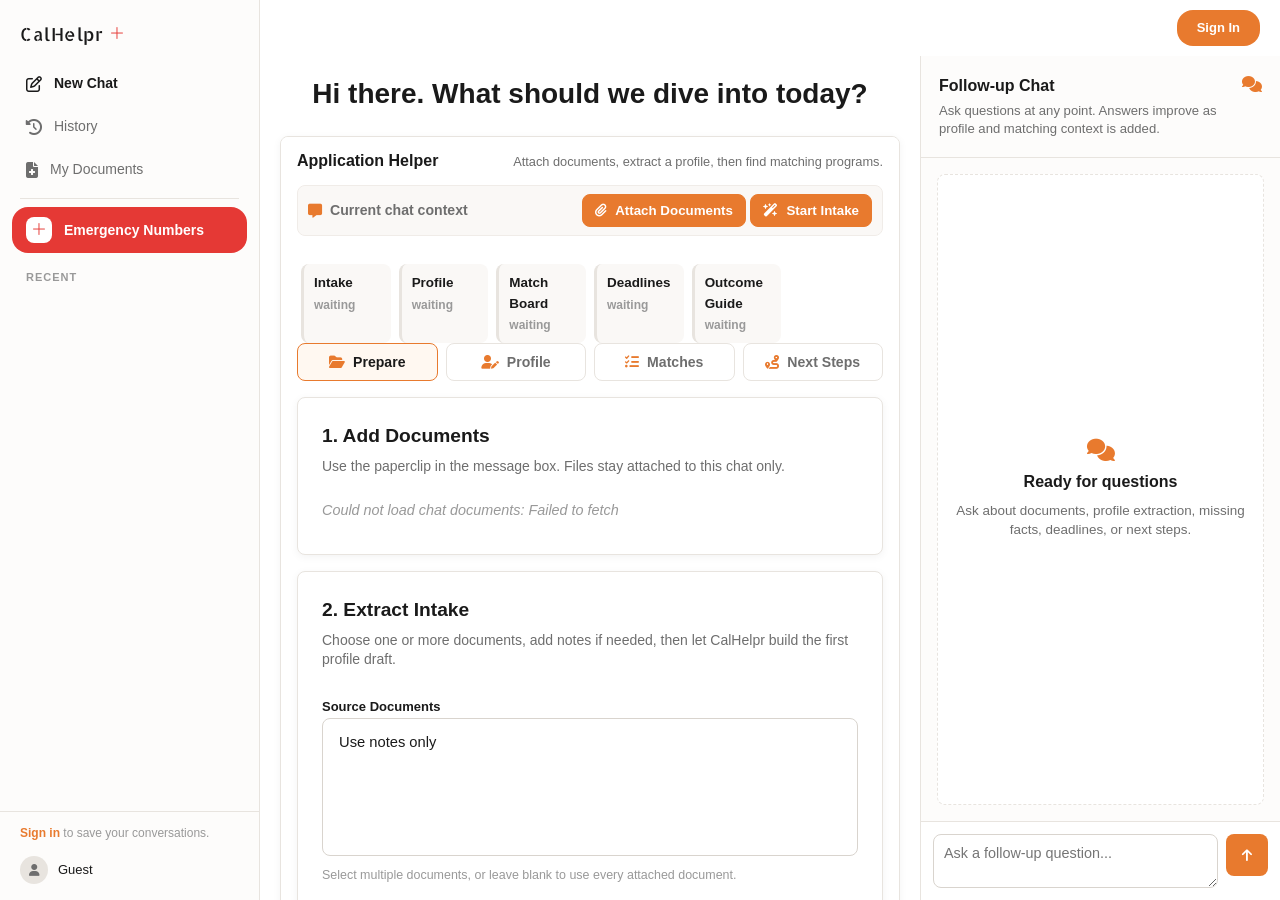
<file: frontnd/index.html>
<!DOCTYPE html>
<html lang="en-US">

<head>
    <meta charset="UTF-8">
    <meta name="viewport" content="width=device-width, initial-scale=1.0">
    <meta name="description" content="CalHelpr — AI-powered emergency guidance and first-aid assistance.">
    <title>CalHelpr — AI Assistant</title>
    <link rel="icon" type="image/png" href="favicon.png">
    <link rel="preconnect" href="https://fonts.googleapis.com">
    <link rel="preconnect" href="https://fonts.gstatic.com" crossorigin>
    <link href="https://fonts.googleapis.com/css2?family=Allerta+Stencil&display=swap" rel="stylesheet">
    <link rel="stylesheet" href="style.css">
    <link rel="stylesheet" href="https://cdnjs.cloudflare.com/ajax/libs/font-awesome/6.4.0/css/all.min.css">
    <link rel="stylesheet" href="https://cdn.jsdelivr.net/npm/bootstrap-icons/font/bootstrap-icons.css">
</head>

<body>
    <div class="app-container">
        <!-- Sidebar (Desktop) -->
        <aside class="sidebar">
            <!-- Brand -->
            <a href="index.html" class="sidebar-brand">
                <span class="brand-text">CalHelpr</span>
                <i class="bi bi-plus-lg brand-cross"></i>
            </a>

            <!-- Primary nav -->
            <nav class="sidebar-nav">
                <a href="index.html" class="nav-item active" id="nav-new-chat">
                    <i class="fa-regular fa-pen-to-square"></i>
                    <span>New Chat</span>
                </a>
                <a href="history.html" class="nav-item" id="nav-library">
                    <i class="fa-solid fa-clock-rotate-left"></i>
                    <span>History</span>
                </a>
                <a href="documents.html" class="nav-item" id="nav-documents">
                    <i class="fa-solid fa-file-medical"></i>
                    <span>My Documents</span>
                </a>
            </nav>

            <div class="sidebar-divider"></div>

            <!-- Secondary nav -->
            <nav class="sidebar-nav">
                <a href="emergency.html" class="nav-item nav-emergency" id="nav-emergency-sidebar">
                    <div class="emergency-icon">
                        <i class="bi bi-plus-lg"></i>
                    </div>
                    <span>Emergency Numbers</span>
                </a>
            </nav>

            <!-- Chat history -->
            <div class="sidebar-content">
                <p class="sidebar-section-label">Recent</p>
                <div class="chat-list">
                    <!-- <a href="#" class="chat-item">
                        <i class="fa-regular fa-message"></i>
                        <span>Heart Attack Symptoms</span>
                    </a>
                    <a href="#" class="chat-item">
                        <i class="fa-regular fa-message"></i>
                        <span>What to Do During an Earthquake</span>
                    </a>
                    <a href="#" class="chat-item">
                        <i class="fa-regular fa-message"></i>
                        <span>Emergency Kit Preparation</span>
                    </a>
                    <a href="#" class="chat-item">
                        <i class="fa-regular fa-message"></i>
                        <span>Basic First-Aid Steps</span>
                    </a> -->
                </div>
            </div>

            <!-- Sign-in prompt + guest -->
            <div class="sidebar-footer">
                <p class="sidebar-signin-prompt" id="sidebar-signin-text">
                    <a href="login.html">Sign in</a> to save your conversations.
                </p>
                <div class="user-profile">
                    <div class="avatar"><i class="fa-solid fa-user"></i></div>
                    <span id="sidebar-name">Guest</span>
                </div>
            </div>
        </aside>

        <!-- Main Content -->
        <main class="main-content">
            <header class="top-bar">
                <a href="index.html" class="mobile-logo">
                    <span class="brand-text">CalHelpr</span>
                    <i class="bi bi-plus-lg brand-cross"></i>
                </a>
                <div class="spacer"></div>
                <a href="login.html" id="sign-in-link" class="sign-in-btn">Sign In</a>
            </header>

            <div class="workspace-body">
            <div class="chat-area">
                <h1 class="welcome-text">Hi there. What should we dive into today?</h1>

                <div class="chat-messages">
                </div>

                <div class="disclaimer">
                    CalHelpr is an AI and may make mistakes. In a critical emergency, please call 911 directly.
                </div>

                <section class="chat-workflow">
                    <details class="chat-workflow-details" open>
                        <summary>
                            <span>Application Helper</span>
                            <small id="workflowHint">Attach documents, extract a profile, then find matching programs.</small>
                        </summary>

                        <div class="context-strip">
                            <div class="context-item">
                                <i class="fa-solid fa-message"></i>
                                <span>Current chat context</span>
                            </div>
                            <div class="context-actions">
                                <button type="button" id="chat-upload-trigger" class="context-action secondary-action">
                                    <i class="fa-solid fa-paperclip"></i>
                                    Attach Documents
                                </button>
                                <input type="file" id="chat-file-input" class="hidden" accept=".pdf,.txt,.docx,.doc,.png,.jpg,.jpeg,.md,.json,.csv,.xlsx,.pptx" multiple>
                                <button id="quickIntakeBtn" class="context-action" type="button">
                                    <i class="fa-solid fa-wand-magic-sparkles"></i>
                                    Start Intake
                                </button>
                            </div>
                        </div>
                        <div id="chatUploadStatus" class="workflow-status helper-status"></div>

                        <div class="workflow-rail compact-rail">
                            <div class="stage-pill" id="stage-intake">Intake<br><span>waiting</span></div>
                            <div class="stage-pill" id="stage-profile">Profile<br><span>waiting</span></div>
                            <div class="stage-pill" id="stage-match">Match Board<br><span>waiting</span></div>
                            <div class="stage-pill" id="stage-deadlines">Deadlines<br><span>waiting</span></div>
                            <div class="stage-pill" id="stage-guide">Outcome Guide<br><span>waiting</span></div>
                        </div>

                        <div class="workflow-tabs" role="tablist" aria-label="Application helper views">
                            <button class="workflow-tab active" type="button" data-workflow-tab="prepare">
                                <i class="fa-solid fa-folder-open"></i>
                                Prepare
                            </button>
                            <button class="workflow-tab" type="button" data-workflow-tab="profile">
                                <i class="fa-solid fa-user-pen"></i>
                                Profile
                            </button>
                            <button class="workflow-tab" type="button" data-workflow-tab="matches">
                                <i class="fa-solid fa-list-check"></i>
                                Matches
                            </button>
                            <button class="workflow-tab" type="button" data-workflow-tab="next">
                                <i class="fa-solid fa-route"></i>
                                Next Steps
                            </button>
                        </div>

                        <div class="documents-layout chat-documents-layout workflow-panel active" data-workflow-panel="prepare">
                            <section class="doc-card">
                                <h3>1. Add Documents</h3>
                                <p class="subtitle">Use the paperclip in the message box. Files stay attached to this chat only.</p>
                                <div id="fileListContainer">
                                    <p class="loading-text">Loading chat documents...</p>
                                </div>
                            </section>

                            <section class="doc-card">
                                <h3>2. Extract Intake</h3>
                                <p class="subtitle">Choose one or more documents, add notes if needed, then let CalHelpr build the first profile draft.</p>
                                <label class="form-label" for="intakeDocSelect">Source Documents</label>
                                <select id="intakeDocSelect" class="workflow-input multi-doc-select" multiple size="4">
                                    <option value="">Use notes only</option>
                                </select>
                                <p class="field-hint">Select multiple documents, or leave blank to use every attached document.</p>
                                <label class="form-label" for="manualNotes">Applicant Notes</label>
                                <textarea id="manualNotes" class="workflow-textarea" placeholder="Example: Single parent in California, rent is past due, needs food and utility help..."></textarea>
                                <button id="runIntakeBtn" class="btn-primary" type="button">Extract Profile</button>
                                <div id="intakeStatus" class="workflow-status"></div>
                            </section>

                            <section class="doc-card">
                                <h3>Optional FPL Check</h3>
                                <p class="subtitle">Pull income and household size from one attached document.</p>
                                <form id="fplForm" onsubmit="calculateFPLFromDoc(event)">
                                    <select id="fplDocSelect" class="workflow-input" required>
                                        <option value="">Upload a document first</option>
                                    </select>
                                    <button type="submit" class="btn-primary">Calculate FPL</button>
                                </form>
                                <div id="fplResult" class="markdown-panel">Select a document and calculate to see your result.</div>
                            </section>
                        </div>

                        <div class="documents-layout chat-documents-layout workflow-panel" data-workflow-panel="profile">
                            <section class="doc-card wide-card">
                                <h3>Review Applicant Profile</h3>
                                <p class="subtitle">Correct anything the model missed before matching programs.</p>
                                <form id="profileForm" class="profile-grid">
                                    <input id="profileCity" class="workflow-input" placeholder="City">
                                    <input id="profileState" class="workflow-input" placeholder="State">
                                    <input id="profileZip" class="workflow-input" placeholder="ZIP">
                                    <input id="profileHousehold" class="workflow-input" type="number" min="0" placeholder="Household size">
                                    <input id="profileAnnualIncome" class="workflow-input" type="number" min="0" step="0.01" placeholder="Annual income">
                                    <input id="profileMonthlyIncome" class="workflow-input" type="number" min="0" step="0.01" placeholder="Monthly income">
                                    <input id="profileEmployment" class="workflow-input" placeholder="Employment status">
                                    <input id="profileAge" class="workflow-input" type="number" min="0" placeholder="Age">
                                    <input id="profileDependents" class="workflow-input" type="number" min="0" placeholder="Dependents">
                                    <input id="profileDisability" class="workflow-input" placeholder="Disability status">
                                    <input id="profileVeteran" class="workflow-input" placeholder="Veteran status">
                                    <input id="profileCitizenship" class="workflow-input" placeholder="Citizenship status">
                                    <textarea id="profileNeeds" class="workflow-textarea profile-span" placeholder="Stated needs"></textarea>
                                    <textarea id="profileCategories" class="workflow-textarea profile-span" placeholder="Needed categories, comma separated"></textarea>
                                    <textarea id="profileSummary" class="workflow-textarea profile-span" placeholder="Applicant summary"></textarea>
                                </form>
                                <div class="button-row">
                                    <button id="saveProfileBtn" class="btn-primary" type="button">Save Profile</button>
                                    <button id="matchProfileBtn" class="btn-primary" type="button">Save and Run Matching</button>
                                </div>
                                <details class="artifact-details">
                                    <summary>Raw profile JSON</summary>
                                    <textarea id="rawProfileJson" class="workflow-textarea raw-json"></textarea>
                                    <button id="saveRawProfileBtn" class="btn-primary" type="button">Save Raw JSON</button>
                                </details>
                                <div id="profileStatus" class="workflow-status"></div>
                            </section>
                        </div>

                        <div class="documents-layout chat-documents-layout workflow-panel" data-workflow-panel="matches">
                            <section class="doc-card wide-card">
                                <h3>Program Matches</h3>
                                <p class="subtitle">Review likely programs, missing information, confidence, and recommended next steps.</p>
                                <button id="runMatchBtn" class="btn-primary" type="button">Run Matching with Saved Profile</button>
                                <div id="matchMetrics" class="metric-row"></div>
                                <div id="matchBoard" class="program-list empty-text">Run matching to populate program recommendations.</div>
                            </section>
                        </div>

                        <div class="documents-layout chat-documents-layout workflow-panel" data-workflow-panel="next">
                            <section class="doc-card">
                                <h3>Deadlines</h3>
                                <p class="subtitle">Dates found across this chat's materials.</p>
                                <div id="deadlineBoard" class="empty-text">No deadline scan has run yet.</div>
                            </section>

                            <section class="doc-card">
                                <h3>Outcome Guidance</h3>
                                <p class="subtitle">Generate accepted, rejected, or no-match next steps.</p>
                                <select id="guideProgramSelect" class="workflow-input">
                                    <option value="">Run matching first</option>
                                </select>
                                <select id="guideOutcomeSelect" class="workflow-input">
                                    <option value="accepted">Accepted</option>
                                    <option value="rejected">Rejected</option>
                                    <option value="no_programs_found">No Programs Found</option>
                                </select>
                                <button id="generateGuideBtn" class="btn-primary" type="button">Generate Guidance</button>
                                <div id="guideBoard" class="markdown-panel empty-text">No guidance generated yet.</div>
                            </section>

                            <section class="doc-card wide-card">
                                <h3>Artifacts</h3>
                                <p class="subtitle">Preview generated profile, reports, deadlines, case notes, guidance, and chat history for this chat.</p>
                                <div id="artifactList" class="artifact-grid"></div>
                            </section>
                        </div>
                    </details>
                </section>
            </div>
            <aside class="followup-panel unlocked" id="followupPanel">
                <div class="followup-panel-header">
                    <div>
                        <h2>Follow-up Chat</h2>
                        <p id="followupPanelHint">Ask questions at any point. Answers improve as profile and matching context is added.</p>
                    </div>
                    <i class="fa-solid fa-comments" id="followupLockIcon"></i>
                </div>
                <div id="followupPanelMessages" class="followup-panel-messages">
                    <div class="followup-empty">
                        <i class="fa-solid fa-comments"></i>
                        <strong>Ready for questions</strong>
                        <span>Ask about documents, profile extraction, missing facts, deadlines, or next steps.</span>
                    </div>
                </div>
                <form id="followupPanelForm" class="followup-panel-form">
                    <textarea id="followupPanelInput" placeholder="Ask a follow-up question..."></textarea>
                    <button id="followupPanelSend" type="submit">
                        <i class="fa-solid fa-arrow-up"></i>
                    </button>
                </form>
            </aside>
            </div>
        </main>

        <!-- Mobile Bottom Bar -->
        <nav class="mobile-bottom-bar">
            <a href="index.html" class="bottom-bar-item" id="nav-chat">
                <i class="fa-regular fa-message"></i>
                <span>Chat</span>
            </a>
            <a href="emergency.html" class="bottom-bar-item emergency-mobile active" id="nav-emergency">
                <div class="emergency-icon-mobile">
                    <i class="bi bi-plus-lg"></i>
                </div>
                <span>Emergency</span>
            </a>
            <a href="history.html" class="bottom-bar-item" id="nav-history">
                <i class="fa-solid fa-clock-rotate-left"></i>
                <span>History</span>
            </a>
            <a href="documents.html" class="bottom-bar-item" id="nav-documents-mobile">
                <i class="fa-solid fa-file-medical"></i>
                <span>Docs</span>
            </a>
        </nav>
    </div>

    <script src="chat.js"></script>
    <script src="chat_workflow.js"></script>
</body>

</html>
</file>
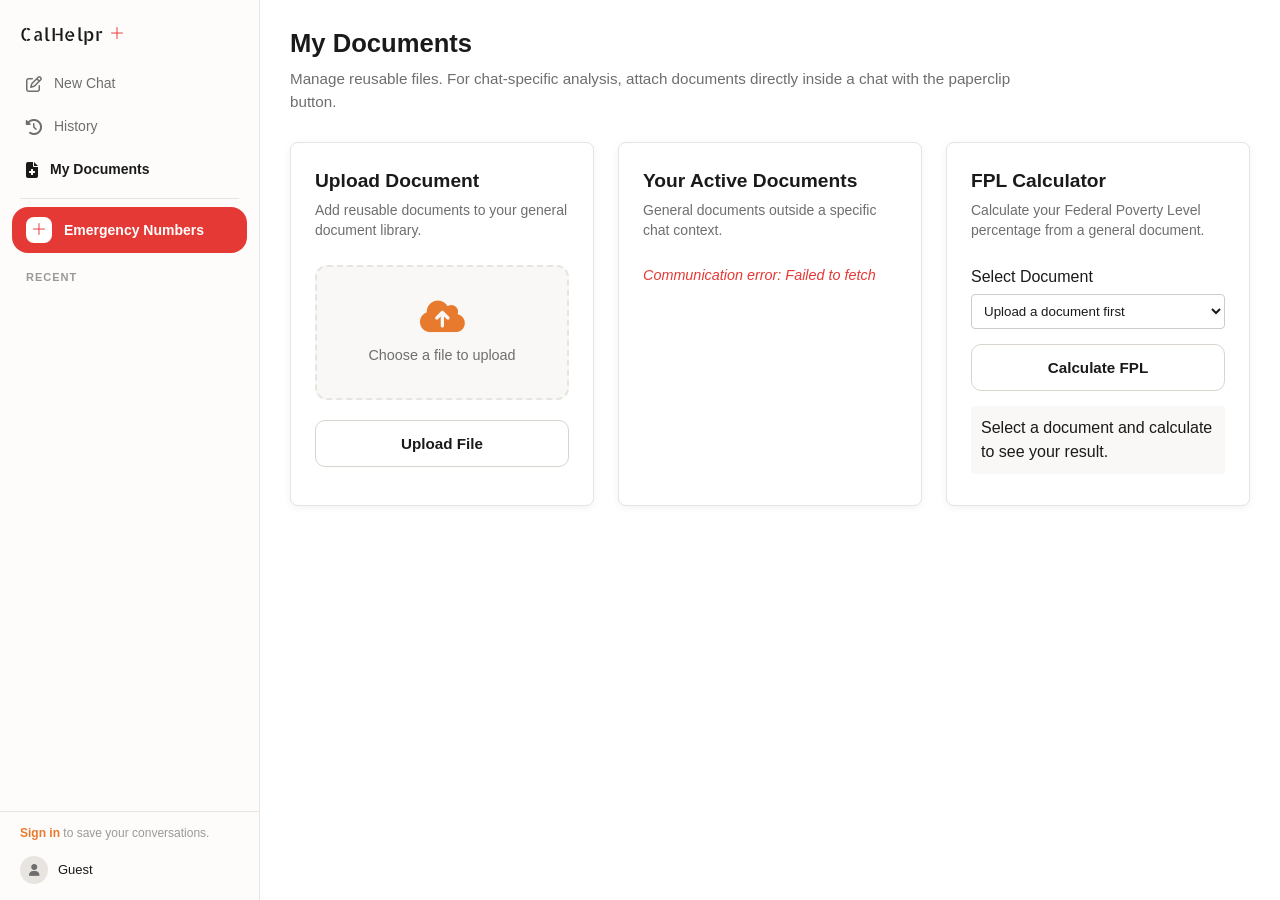
<file: frontnd/documents.html>
<!DOCTYPE html>
<html lang="en-US">
<head>
    <meta charset="UTF-8">
    <meta name="viewport" content="width=device-width, initial-scale=1.0">
    <title>CalHelpr - Documents</title>
    <link rel="icon" type="image/png" href="favicon.png">
    <link rel="preconnect" href="https://fonts.googleapis.com">
    <link rel="preconnect" href="https://fonts.gstatic.com" crossorigin>
    <link href="https://fonts.googleapis.com/css2?family=Allerta+Stencil&display=swap" rel="stylesheet">
    <link rel="stylesheet" href="style.css">
    <link rel="stylesheet" href="https://cdnjs.cloudflare.com/ajax/libs/font-awesome/6.4.0/css/all.min.css">
    <link rel="stylesheet" href="https://cdn.jsdelivr.net/npm/bootstrap-icons/font/bootstrap-icons.css">
</head>
<body>
    <div class="app-container">
        <aside class="sidebar">
            <a href="index.html" class="sidebar-brand">
                <span class="brand-text">CalHelpr</span>
                <i class="bi bi-plus-lg brand-cross"></i>
            </a>

            <nav class="sidebar-nav">
                <a href="index.html" class="nav-item" id="nav-new-chat">
                    <i class="fa-regular fa-pen-to-square"></i>
                    <span>New Chat</span>
                </a>
                <a href="history.html" class="nav-item" id="nav-library">
                    <i class="fa-solid fa-clock-rotate-left"></i>
                    <span>History</span>
                </a>
                <a href="documents.html" class="nav-item active" id="nav-documents">
                    <i class="fa-solid fa-file-medical"></i>
                    <span>My Documents</span>
                </a>
            </nav>

            <div class="sidebar-divider"></div>

            <nav class="sidebar-nav">
                <a href="emergency.html" class="nav-item nav-emergency" id="nav-emergency-sidebar">
                    <div class="emergency-icon">
                        <i class="bi bi-plus-lg"></i>
                    </div>
                    <span>Emergency Numbers</span>
                </a>
            </nav>

            <div class="sidebar-content">
                <p class="sidebar-section-label">Recent</p>
                <div class="chat-list">
                    </div>
            </div>

            <div class="sidebar-footer">
                <p class="sidebar-signin-prompt" id="sidebar-signin-text">
                    <a href="login.html">Sign in</a> to save your conversations.
                </p>
                <div class="user-profile">
                    <div class="avatar"><i class="fa-solid fa-user"></i></div>
                    <span id="sidebar-name">Guest</span>
                </div>
            </div>
        </aside>

        <main class="documents-page">
            <section class="workflow-header">
                <h1>My Documents</h1>
                <p>Manage reusable files. For chat-specific analysis, attach documents directly inside a chat with the paperclip button.</p>
            </section>
            <section class="documents-layout">
            <section class="doc-card">
                <h3>Upload Document</h3>
                <p class="subtitle">Add reusable documents to your general document library.</p>
                
                <form id="uploadForm">
                    <div class="file-drop-zone">
                        <input type="file" id="fileInput" required>
                        <label for="fileInput" class="file-label">
                            <i class="fa-solid fa-cloud-arrow-up"></i>
                            <span>Choose a file to upload</span>
                        </label>
                    </div>
                    <button type="submit" class="btn-primary">Upload File</button>
                </form>
                <div id="uploadStatus"></div>
            </section>

            <section class="doc-card">
                <h3>Your Active Documents</h3>
                <p class="subtitle">General documents outside a specific chat context.</p>
                <div id="fileListContainer">
                    <p class="loading-text">Loading file manager repository...</p>
                </div>
            </section>

            <section class="doc-card">
                <h3>FPL Calculator</h3>
                <p class="subtitle">Calculate your Federal Poverty Level percentage from a general document.</p>
                <form id="fplForm" onsubmit="calculateFPLFromDoc(event)">
                    <div style="margin-bottom: 15px;">
                        <label for="fplDocSelect" style="display:block; margin-bottom:5px;">Select Document</label>
                        <select id="fplDocSelect" required style="width:100%; padding:8px; border-radius:4px; border:1px solid #ccc; background:var(--bg-primary); color:var(--text-primary);">
                            <option value="">Upload a document first</option>
                        </select>
                    </div>
                    <button type="submit" class="btn-primary">Calculate FPL</button>
                </form>
                <div id="fplResult" style="margin-top: 15px; padding: 10px; background:var(--bg-secondary); border-radius: 4px;">
                    Select a document and calculate to see your result.
                </div>
            </section>
            </section>
        </main>

        <nav class="mobile-bottom-bar">
            <a href="index.html" class="bottom-bar-item" id="nav-chat">
                <i class="fa-regular fa-message"></i>
                <span>Chat</span>
            </a>
            <a href="emergency.html" class="bottom-bar-item emergency-mobile" id="nav-emergency">
                <div class="emergency-icon-mobile">
                    <i class="bi bi-plus-lg"></i>
                </div>
                <span>Emergency</span>
            </a>
            <a href="history.html" class="bottom-bar-item" id="nav-history">
                <i class="fa-solid fa-clock-rotate-left"></i>
                <span>History</span>
            </a>
            <a href="documents.html" class="bottom-bar-item active" id="nav-documents-mobile">
                <i class="fa-solid fa-file-medical"></i>
                <span>Docs</span>
            </a>
        </nav>
    </div>

    <script src="documents.js"></script>
</body>
</html>
</file>
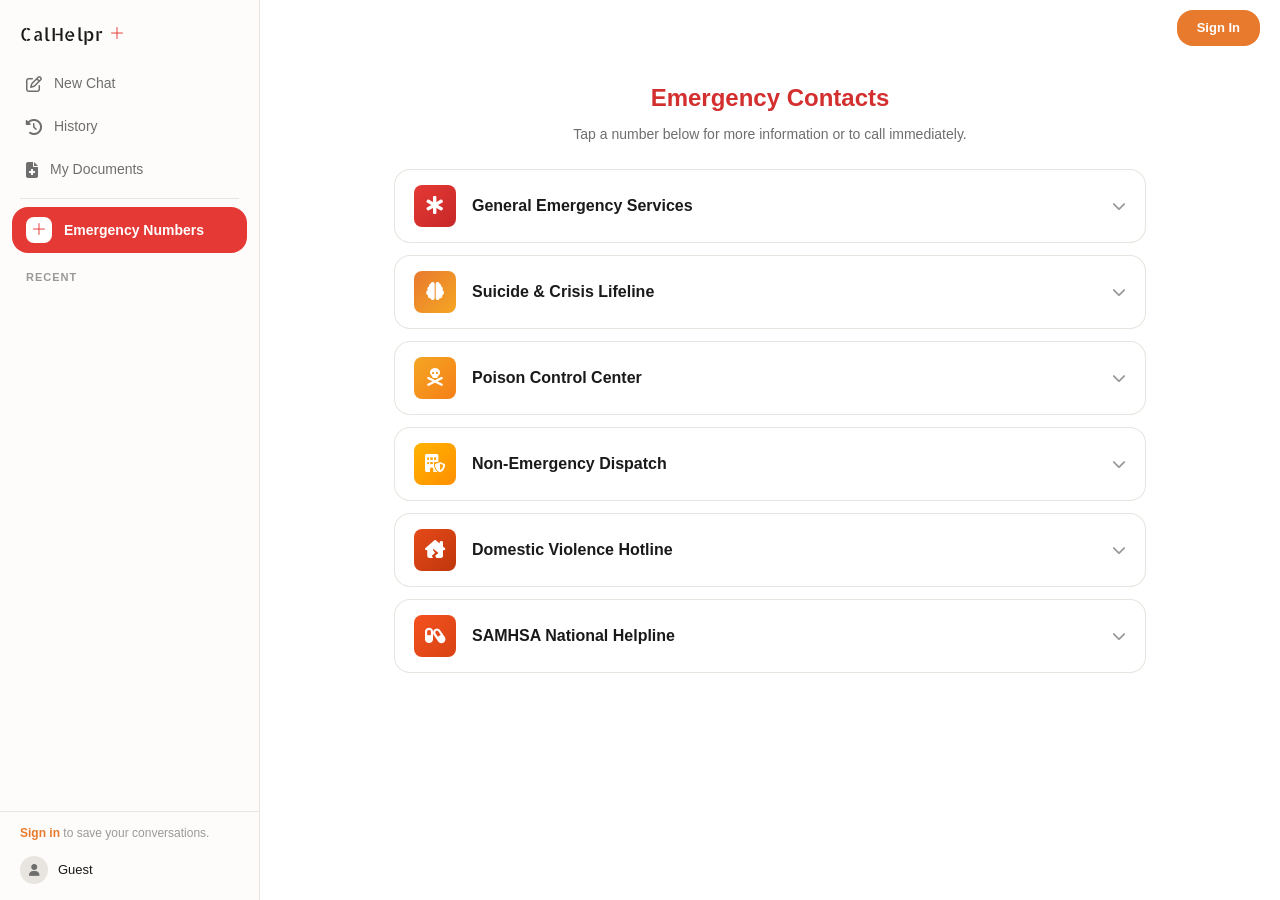
<file: frontnd/emergency.html>
<!DOCTYPE html>
<html lang="en-US">

<head>
    <meta charset="UTF-8">
    <meta name="viewport" content="width=device-width, initial-scale=1.0">
    <meta name="description" content="Emergency Numbers — Quick access to critical hotlines.">
    <title>Emergency Numbers — CalHelpr</title>
    <link rel="icon" type="image/png" href="favicon.png">
    <link rel="preconnect" href="https://fonts.googleapis.com">
    <link rel="preconnect" href="https://fonts.gstatic.com" crossorigin>
    <link href="https://fonts.googleapis.com/css2?family=Allerta+Stencil&display=swap" rel="stylesheet">
    <link rel="stylesheet" href="style.css">
    <link rel="stylesheet" href="https://cdnjs.cloudflare.com/ajax/libs/font-awesome/6.4.0/css/all.min.css">
    <link rel="stylesheet" href="https://cdn.jsdelivr.net/npm/bootstrap-icons/font/bootstrap-icons.css">
</head>

<body>
    <div class="app-container">
        <aside class="sidebar">
            <a href="index.html" class="sidebar-brand">
                <span class="brand-text">CalHelpr</span>
                <i class="bi bi-plus-lg brand-cross"></i>
            </a>

            <nav class="sidebar-nav">
                <a href="index.html" class="nav-item" id="nav-new-chat">
                    <i class="fa-regular fa-pen-to-square"></i>
                    <span>New Chat</span>
                </a>
                <a href="history.html" class="nav-item" id="nav-library">
                    <i class="fa-solid fa-clock-rotate-left"></i>
                    <span>History</span>
                </a>
                <a href="documents.html" class="nav-item" id="nav-documents">
                    <i class="fa-solid fa-file-medical"></i>
                    <span>My Documents</span>
                </a>
            </nav>

            <div class="sidebar-divider"></div>

            <nav class="sidebar-nav">
                <a href="emergency.html" class="nav-item nav-emergency active" id="nav-emergency-sidebar">
                    <div class="emergency-icon">
                        <i class="bi bi-plus-lg"></i>
                    </div>
                    <span>Emergency Numbers</span>
                </a>
            </nav>

            <div class="sidebar-content">
                <p class="sidebar-section-label">Recent</p>
                <div class="chat-list">
                    </div>
            </div>

            <div class="sidebar-footer">
                <p class="sidebar-signin-prompt" id="sidebar-signin-text">
                    <a href="login.html">Sign in</a> to save your conversations.
                </p>
                <div class="user-profile">
                    <div class="avatar"><i class="fa-solid fa-user"></i></div>
                    <span id="sidebar-name">Guest</span>
                </div>
            </div>
        </aside>

        <main class="main-content">
            <header class="top-bar">
                <a href="index.html" class="mobile-logo">
                    <span class="brand-text">CalHelpr</span>
                    <i class="bi bi-plus-lg brand-cross"></i>
                </a>
                <div class="spacer"></div>
                <a href="login.html" id="sign-in-link" class="sign-in-btn">Sign In</a>
            </header>

            <div class="emergency-page">
                <div class="emergency-header">
                    <h1 class="emergency-title">Emergency Contacts</h1>
                    <p class="emergency-subtitle">Tap a number below for more information or to call immediately.</p>
                </div>

                <div class="emergency-grid">
                    <div class="emergency-card">
                        <div class="emergency-card-header" onclick="this.parentElement.classList.toggle('expanded')">
                            <div class="emergency-card-icon general-icon">
                                <i class="fa-solid fa-star-of-life"></i>
                            </div>
                            <span class="emergency-card-title">General Emergency Services</span>
                            <i class="fa-solid fa-chevron-down emergency-card-arrow"></i>
                        </div>
                        <div class="emergency-card-body">
                            <p class="emergency-card-desc">For immediate life-threatening physical emergencies, medical trauma, fire hazards, or severe safety threats.</p>
                            <a href="tel:911" class="emergency-call-btn">
                                <i class="fa-solid fa-phone"></i> Call 911
                            </a>
                        </div>
                    </div>

                    <div class="emergency-card">
                        <div class="emergency-card-header" onclick="this.parentElement.classList.toggle('expanded')">
                            <div class="emergency-card-icon mental-icon">
                                <i class="fa-solid fa-brain"></i>
                            </div>
                            <span class="emergency-card-title">Suicide & Crisis Lifeline</span>
                            <i class="fa-solid fa-chevron-down emergency-card-arrow"></i>
                        </div>
                        <div class="emergency-card-body">
                            <p class="emergency-card-desc">Free, confidential support for individuals experiencing psychological distress or structural mental health crises.</p>
                            <a href="tel:988" class="emergency-call-btn">
                                <i class="fa-solid fa-phone"></i> Call 988
                            </a>
                        </div>
                    </div>

                    <div class="emergency-card">
                        <div class="emergency-card-header" onclick="this.parentElement.classList.toggle('expanded')">
                            <div class="emergency-card-icon poison-icon">
                                <i class="fa-solid fa-skull-crossbones"></i>
                            </div>
                            <span class="emergency-card-title">Poison Control Center</span>
                            <i class="fa-solid fa-chevron-down emergency-card-arrow"></i>
                        </div>
                        <div class="emergency-card-body">
                            <p class="emergency-card-desc">Immediate specialized assistance regarding chemical ingestion, toxicity exposure, overdose, or household hazards.</p>
                            <a href="tel:18002221222" class="emergency-call-btn">
                                <i class="fa-solid fa-phone"></i> Call 1-800-222-1222
                            </a>
                        </div>
                    </div>

                    <div class="emergency-card">
                        <div class="emergency-card-header" onclick="this.parentElement.classList.toggle('expanded')">
                            <div class="emergency-card-icon non-icon">
                                <i class="fa-solid fa-building-shield"></i>
                            </div>
                            <span class="emergency-card-title">Non-Emergency Dispatch</span>
                            <i class="fa-solid fa-chevron-down emergency-card-arrow"></i>
                        </div>
                        <div class="emergency-card-body">
                            <p class="emergency-card-desc">For reporting non-urgent security incidents, property concerns, or reaching local service operators without tying up crisis resources.</p>
                            <a href="tel:311" class="emergency-call-btn">
                                <i class="fa-solid fa-phone"></i> Call 311 (Local Services)
                            </a>
                        </div>
                    </div>

                    <div class="emergency-card">
                        <div class="emergency-card-header" onclick="this.parentElement.classList.toggle('expanded')">
                            <div class="emergency-card-icon violence-icon">
                                <i class="fa-solid fa-house-chimney-crack"></i>
                            </div>
                            <span class="emergency-card-title">Domestic Violence Hotline</span>
                            <i class="fa-solid fa-chevron-down emergency-card-arrow"></i>
                        </div>
                        <div class="emergency-card-body">
                            <p class="emergency-card-desc">Highly structured, confidential advocacy network offering immediate safety pathways and emergency housing assistance guidance.</p>
                            <a href="tel:18007997233" class="emergency-call-btn">
                                <i class="fa-solid fa-phone"></i> Call 1-800-799-7233
                            </a>
                        </div>
                    </div>

                    <div class="emergency-card">
                        <div class="emergency-card-header" onclick="this.parentElement.classList.toggle('expanded')">
                            <div class="emergency-card-icon substance-icon">
                                <i class="fa-solid fa-capsules"></i>
                            </div>
                            <span class="emergency-card-title">SAMHSA National Helpline</span>
                            <i class="fa-solid fa-chevron-down emergency-card-arrow"></i>
                        </div>
                        <div class="emergency-card-body">
                            <p class="emergency-card-desc">Free, private treatment referral options and clinical information service mapping for behavioral health or substance dependence guidance.</p>
                            <a href="tel:18006624357" class="emergency-call-btn">
                                <i class="fa-solid fa-phone"></i> Call 1-800-662-4357
                            </a>
                        </div>
                    </div>
                </div>
            </div>
        </main>

        <nav class="mobile-bottom-bar">
            <a href="index.html" class="bottom-bar-item" id="nav-chat">
                <i class="fa-regular fa-message"></i>
                <span>Chat</span>
            </a>
            <a href="emergency.html" class="bottom-bar-item emergency-mobile active" id="nav-emergency">
                <div class="emergency-icon-mobile">
                    <i class="bi bi-plus-lg"></i>
                </div>
                <span>Emergency</span>
            </a>
            <a href="history.html" class="bottom-bar-item" id="nav-history">
                <i class="fa-solid fa-clock-rotate-left"></i>
                <span>History</span>
            </a>
            <a href="documents.html" class="bottom-bar-item" id="nav-documents-mobile">
                <i class="fa-solid fa-file-medical"></i>
                <span>Docs</span>
            </a>
        </nav>
    </div>

    <script src="chat.js"></script>
</body>
</html>
</file>
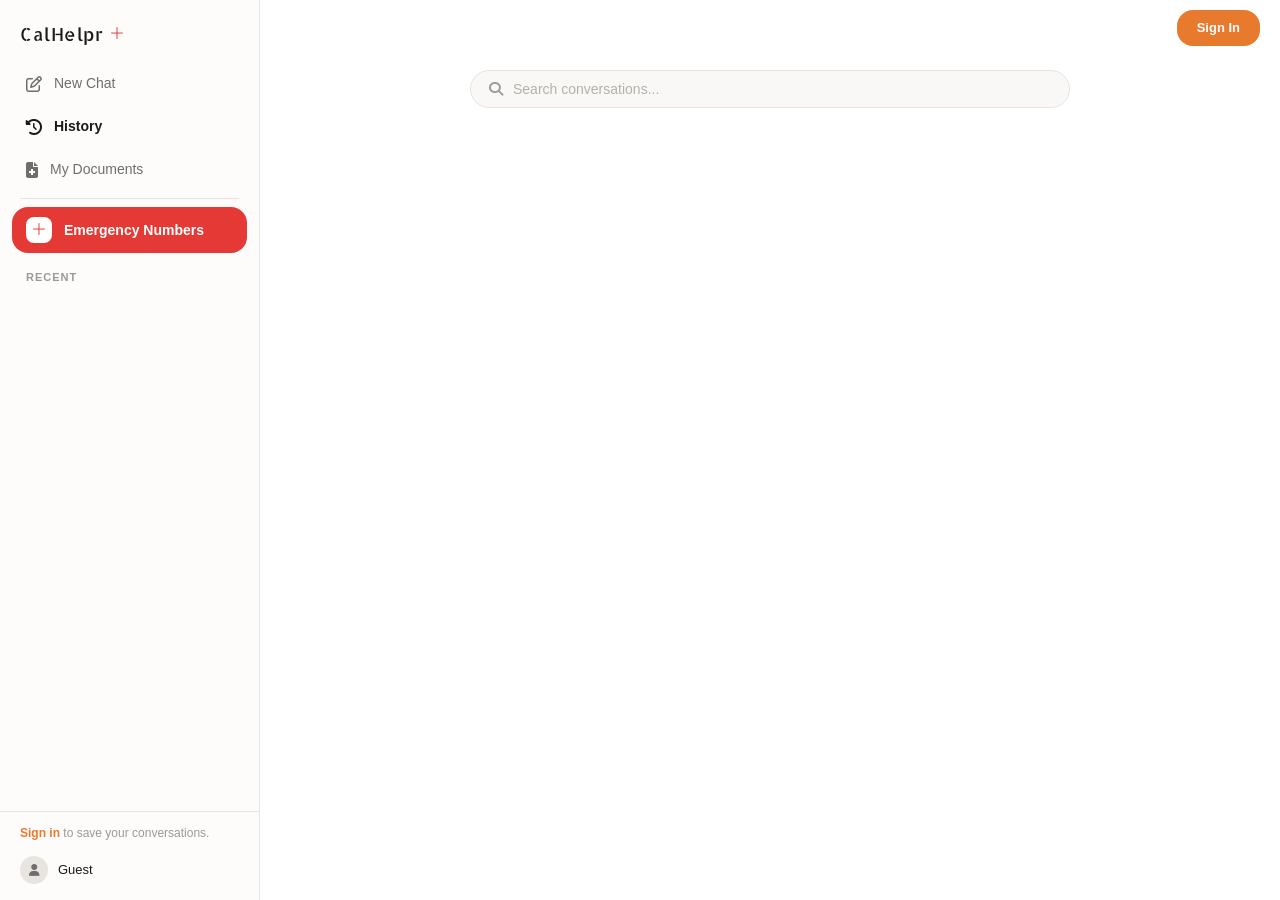
<file: frontnd/history.html>
<!DOCTYPE html>
<html lang="en-US">

<head>
    <meta charset="UTF-8">
    <meta name="viewport" content="width=device-width, initial-scale=1.0">
    <meta name="description" content="Chat History — Browse and search your past conversations with CalHelpr.">
    <title>Chat History — CalHelpr</title>
    <link rel="icon" type="image/png" href="favicon.png">
    <link rel="preconnect" href="https://fonts.googleapis.com">
    <link rel="preconnect" href="https://fonts.gstatic.com" crossorigin>
    <link href="https://fonts.googleapis.com/css2?family=Allerta+Stencil&display=swap" rel="stylesheet">
    <link rel="stylesheet" href="style.css">
    <link rel="stylesheet" href="https://cdnjs.cloudflare.com/ajax/libs/font-awesome/6.4.0/css/all.min.css">
    <link rel="stylesheet" href="https://cdn.jsdelivr.net/npm/bootstrap-icons/font/bootstrap-icons.css">
</head>

<body>
    <div class="app-container">
        <aside class="sidebar">
            <a href="index.html" class="sidebar-brand">
                <span class="brand-text">CalHelpr</span>
                <i class="bi bi-plus-lg brand-cross"></i>
            </a>

            <nav class="sidebar-nav">
                <a href="index.html" class="nav-item" id="nav-new-chat-hist">
                    <i class="fa-regular fa-pen-to-square"></i>
                    <span>New Chat</span>
                </a>
                <a href="history.html" class="nav-item active" id="nav-library-hist">
                    <i class="fa-solid fa-clock-rotate-left"></i>
                    <span>History</span>
                </a>
                <a href="documents.html" class="nav-item" id="nav-documents">
                    <i class="fa-solid fa-file-medical"></i>
                    <span>My Documents</span>
                </a>
            </nav>

            <div class="sidebar-divider"></div>

            <nav class="sidebar-nav">
                <a href="emergency.html" class="nav-item nav-emergency" id="nav-emergency-sidebar-hist">
                    <div class="emergency-icon">
                        <i class="bi bi-plus-lg"></i>
                    </div>
                    <span>Emergency Numbers</span>
                </a>
            </nav>

            <div class="sidebar-content">
                <p class="sidebar-section-label">Recent</p>
                <div class="chat-list"></div>
            </div>

            <div class="sidebar-footer">
                <p class="sidebar-signin-prompt" id="sidebar-signin-text">
                    <a href="login.html">Sign in</a> to save your conversations.
                </p>
                <div class="user-profile">
                    <div class="avatar"><i class="fa-solid fa-user"></i></div>
                    <span id="sidebar-name">Guest</span>
                </div>
            </div>
        </aside>

        <main class="main-content">
            <header class="top-bar">
                <a href="index.html" class="mobile-logo">
                    <span class="brand-text">CalHelpr</span>
                    <i class="bi bi-plus-lg brand-cross"></i>
                </a>
                <div class="spacer"></div>
                <a href="login.html" class="sign-in-btn" id="sign-in-link-history">Sign In</a>
            </header>

            <div class="history-page">
                <div class="history-search-wrap">
                    <div class="history-search-box">
                        <i class="fa-solid fa-magnifying-glass history-search-icon"></i>
                        <input type="text" id="history-search-input" class="history-search-input"
                            placeholder="Search conversations...">
                    </div>
                </div>

                <div class="history-list" id="history-list"></div>
            </div>
        </main>

        <nav class="mobile-bottom-bar">
            <a href="index.html" class="bottom-bar-item" id="nav-chat">
                <i class="fa-regular fa-message"></i>
                <span>Chat</span>
            </a>
            <a href="emergency.html" class="bottom-bar-item emergency-mobile active" id="nav-emergency">
                <div class="emergency-icon-mobile">
                    <i class="bi bi-plus-lg"></i>
                </div>
                <span>Emergency</span>
            </a>
            <a href="history.html" class="bottom-bar-item" id="nav-history">
                <i class="fa-solid fa-clock-rotate-left"></i>
                <span>History</span>
            </a>
            <a href="documents.html" class="bottom-bar-item" id="nav-documents-mobile">
                <i class="fa-solid fa-file-medical"></i>
                <span>Docs</span>
            </a>
        </nav>
    </div>

    <script src="history.js"></script>
</body>

</html>
</file>
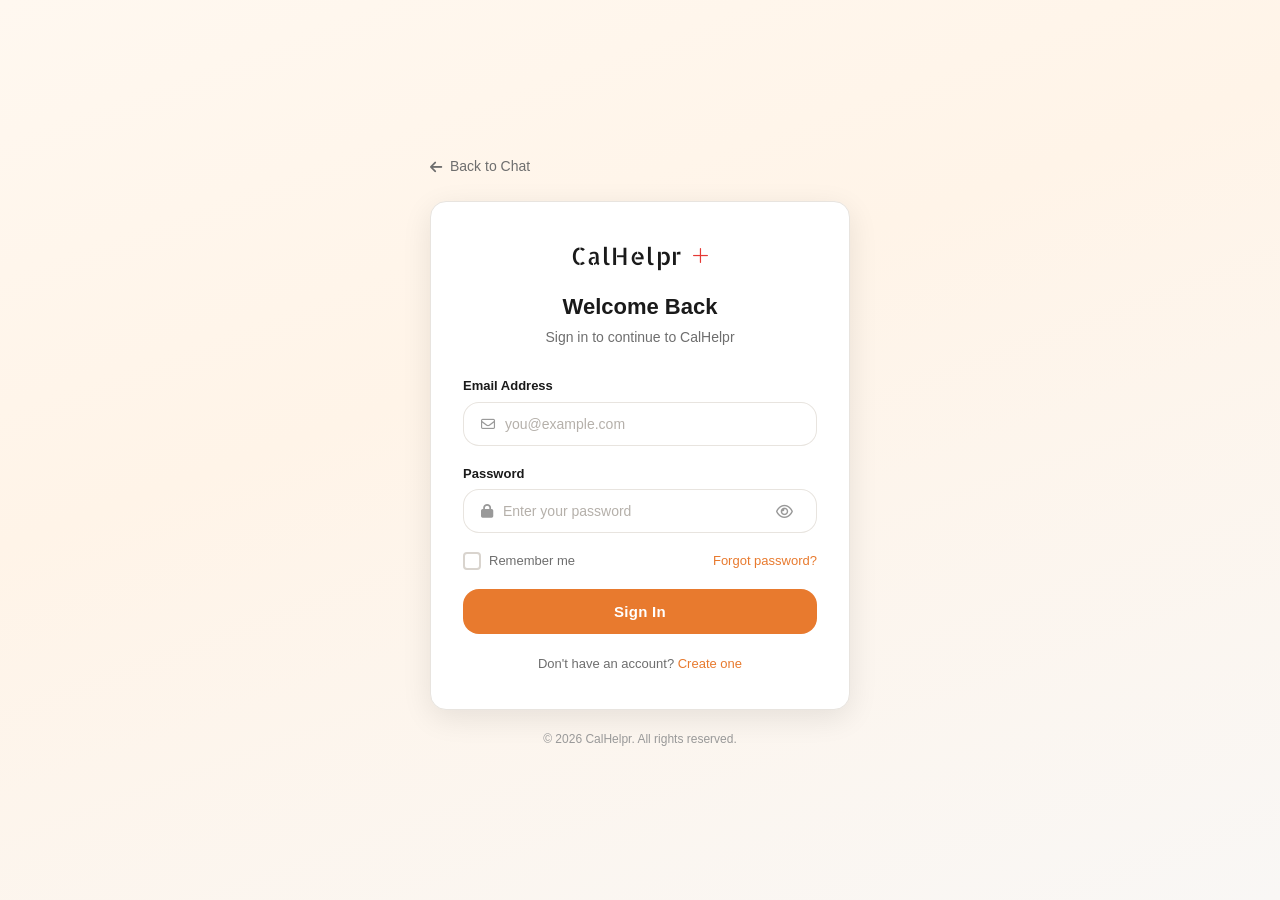
<file: frontnd/login.html>
<!DOCTYPE html>
<html lang="en-US">

<head>
    <meta charset="UTF-8">
    <meta name="viewport" content="width=device-width, initial-scale=1.0">
    <meta name="description"
        content="Sign in to CalHelpr — Access your conversation history and personalized settings.">
    <title>Sign In — CalHelpr</title>
    <link rel="icon" type="image/png" href="favicon.png">
    <link rel="preconnect" href="https://fonts.googleapis.com">
    <link rel="preconnect" href="https://fonts.gstatic.com" crossorigin>
    <link href="https://fonts.googleapis.com/css2?family=Allerta+Stencil&display=swap" rel="stylesheet">
    <link rel="stylesheet" href="style.css">
    <link rel="stylesheet" href="https://cdnjs.cloudflare.com/ajax/libs/font-awesome/6.4.0/css/all.min.css">
    <link rel="stylesheet" href="https://cdn.jsdelivr.net/npm/bootstrap-icons/font/bootstrap-icons.css">
</head>

<body class="auth-body">
    <div class="auth-wrapper">
        <!-- Back link -->
        <a href="index.html" class="auth-back-link" id="login-back">
            <i class="fa-solid fa-arrow-left"></i>
            <span>Back to Chat</span>
        </a>

        <div class="auth-card">
            <!-- Logo / Brand -->
            <div class="auth-brand">
                <a href="index.html" class="auth-logo-row">
                    <span class="brand-text brand-text-lg">CalHelpr</span>
                    <i class="bi bi-plus-lg brand-cross brand-cross-lg"></i>
                </a>
                <h1 class="auth-title">Welcome Back</h1>
                <p class="auth-subtitle">Sign in to continue to CalHelpr</p>
            </div>

            <!-- Login Form -->
            <form id="login-form" class="auth-form" action="#" method="post">
                <div class="form-group">
                    <label for="login-email" class="form-label">Email Address</label>
                    <div class="form-input-wrap">
                        <i class="fa-regular fa-envelope form-icon"></i>
                        <input type="email" id="login-email" class="form-input" placeholder="you@example.com" required
                            autocomplete="email">
                    </div>
                </div>

                <div class="form-group">
                    <label for="login-password" class="form-label">Password</label>
                    <div class="form-input-wrap">
                        <i class="fa-solid fa-lock form-icon"></i>
                        <input type="password" id="login-password" class="form-input" placeholder="Enter your password"
                            required autocomplete="current-password">
                        <button type="button" id="toggle-password" class="form-toggle-pw"
                            aria-label="Toggle password visibility">
                            <i class="fa-regular fa-eye"></i>
                        </button>
                    </div>
                </div>

                <div class="form-options">
                    <label class="form-checkbox-label">
                        <input type="checkbox" id="remember-me" class="form-checkbox">
                        <span class="form-checkbox-custom"></span>
                        <span>Remember me</span>
                    </label>
                    <a href="#" class="form-link" id="forgot-password-link">Forgot password?</a>
                </div>

                <button type="submit" id="login-submit" class="auth-submit-btn">
                    Sign In
                </button>
            </form>

            <!-- Sign-up nudge -->
            <p class="auth-switch-text">
                Don't have an account? <a href="signup.html" class="form-link" id="signup-link">Create one</a>
            </p>
        </div>

        <!-- Footer -->
        <p class="auth-footer-text">
            &copy; 2026 CalHelpr. All rights reserved.
        </p>
    </div>

    <script src="auth.js"></script>
</body>

</html>
</file>
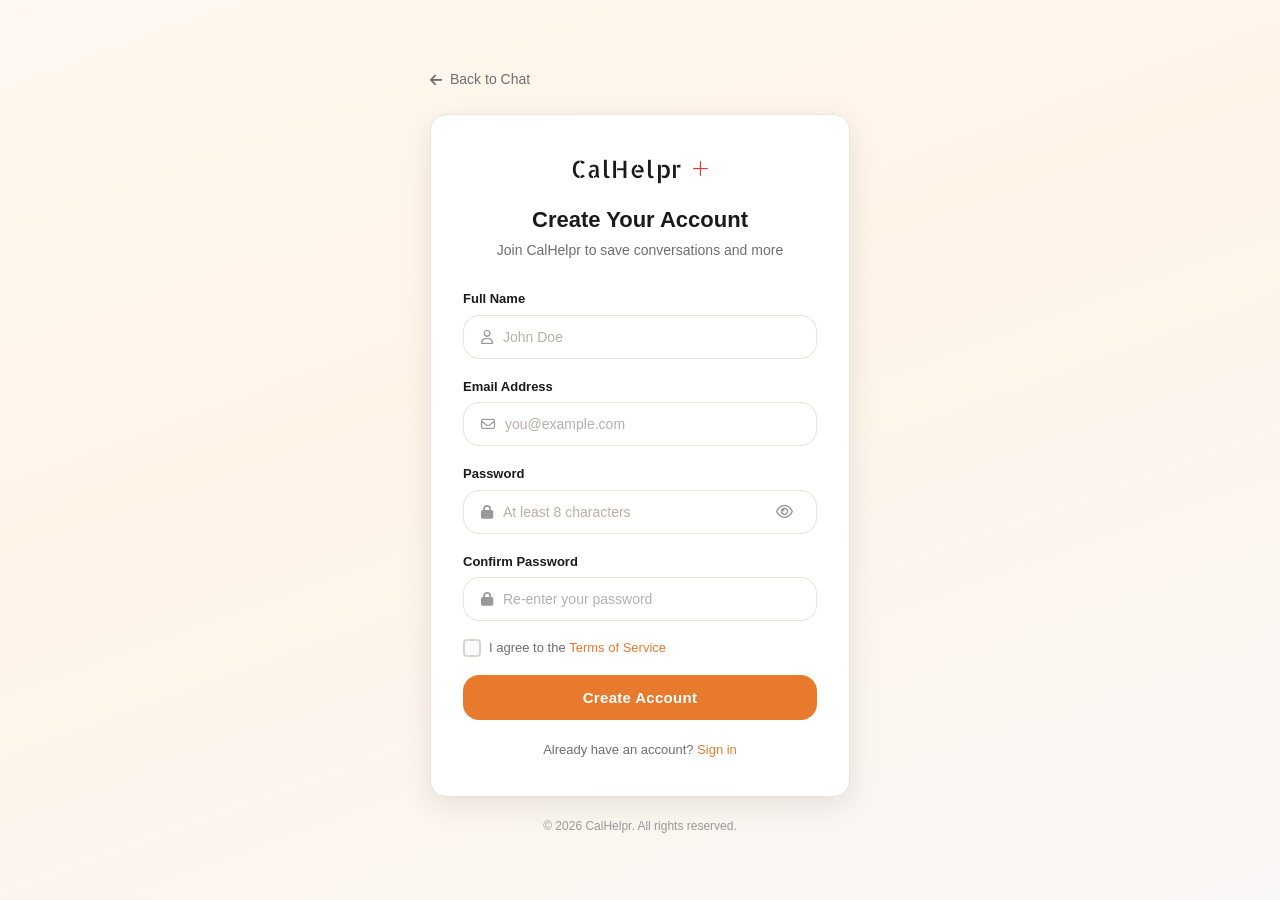
<file: frontnd/signup.html>
<!DOCTYPE html>
<html lang="en-US">

<head>
    <meta charset="UTF-8">
    <meta name="viewport" content="width=device-width, initial-scale=1.0">
    <meta name="description"
        content="Create a CalHelpr account — Save your conversations and personalize your experience.">
    <title>Sign Up — CalHelpr</title>
    <link rel="icon" type="image/png" href="favicon.png">
    <link rel="preconnect" href="https://fonts.googleapis.com">
    <link rel="preconnect" href="https://fonts.gstatic.com" crossorigin>
    <link href="https://fonts.googleapis.com/css2?family=Allerta+Stencil&display=swap" rel="stylesheet">
    <link rel="stylesheet" href="style.css">
    <link rel="stylesheet" href="https://cdnjs.cloudflare.com/ajax/libs/font-awesome/6.4.0/css/all.min.css">
    <link rel="stylesheet" href="https://cdn.jsdelivr.net/npm/bootstrap-icons/font/bootstrap-icons.css">
</head>

<body class="auth-body">
    <div class="auth-wrapper">
        <!-- Back link -->
        <a href="index.html" class="auth-back-link" id="signup-back">
            <i class="fa-solid fa-arrow-left"></i>
            <span>Back to Chat</span>
        </a>

        <div class="auth-card">
            <!-- Logo / Brand -->
            <div class="auth-brand">
                <a href="index.html" class="auth-logo-row">
                    <span class="brand-text brand-text-lg">CalHelpr</span>
                    <i class="bi bi-plus-lg brand-cross brand-cross-lg"></i>
                </a>
                <h1 class="auth-title">Create Your Account</h1>
                <p class="auth-subtitle">Join CalHelpr to save conversations and more</p>
            </div>

            <!-- Signup Form -->
            <form id="signup-form" class="auth-form" method="post">
                <div class="form-group">
                    <label for="signup-name" class="form-label">Full Name</label>
                    <div class="form-input-wrap">
                        <i class="fa-regular fa-user form-icon"></i>
                        <input type="text" id="signup-name" class="form-input" placeholder="John Doe" required
                            autocomplete="name">
                    </div>
                </div>

                <div class="form-group">
                    <label for="signup-email" class="form-label">Email Address</label>
                    <div class="form-input-wrap">
                        <i class="fa-regular fa-envelope form-icon"></i>
                        <input type="email" id="signup-email" class="form-input" placeholder="you@example.com" required
                            autocomplete="email">
                    </div>
                </div>

                <div class="form-group">
                    <label for="signup-password" class="form-label">Password</label>
                    <div class="form-input-wrap">
                        <i class="fa-solid fa-lock form-icon"></i>
                        <input type="password" id="signup-password" class="form-input"
                            placeholder="At least 8 characters" required minlength="8" autocomplete="new-password">
                        <button type="button" id="toggle-signup-password" class="form-toggle-pw"
                            aria-label="Toggle password visibility">
                            <i class="fa-regular fa-eye"></i>
                        </button>
                    </div>
                </div>

                <div class="form-group">
                    <label for="signup-confirm" class="form-label">Confirm Password</label>
                    <div class="form-input-wrap">
                        <i class="fa-solid fa-lock form-icon"></i>
                        <input type="password" id="signup-confirm" class="form-input"
                            placeholder="Re-enter your password" required minlength="8" autocomplete="new-password">
                    </div>
                </div>

                <div class="form-options">
                    <label class="form-checkbox-label">
                        <input type="checkbox" id="agree-terms" class="form-checkbox" required>
                        <span class="form-checkbox-custom"></span>
                        <span>I agree to the <a href="#" class="form-link">Terms of Service</a></span>
                    </label>
                </div>

                <button type="submit" id="signup-submit" class="auth-submit-btn">
                    Create Account
                </button>
            </form>

            <!-- Login nudge -->
            <p class="auth-switch-text">
                Already have an account? <a href="login.html" class="form-link" id="login-link">Sign in</a>
            </p>
        </div>

        <!-- Footer -->
        <p class="auth-footer-text">
            &copy; 2026 CalHelpr. All rights reserved.
        </p>
    </div>

    <script src="auth.js"></script>
</body>

</html>
</file>
<file: frontnd/style.css>
/* =============================================
   CaHelpr — Master Stylesheet
   Orange/Yellow/Red warm theme on white base.
   Aino Headline font loaded locally.
============================================= */

:root {
    --bg-color: #ffffff;
    --bg-secondary: #faf8f6;
    --sidebar-bg: #fdfcfb;
    --border-color: #e8e4df;
    --border-light: #f0ece8;
    --text-primary: #1a1a1a;
    --text-secondary: #6e6e6e;
    --text-muted: #999;
    --hover-bg: #f5f0eb;
    --emergency-bg: #e53935;
    --emergency-text: #ffffff;
    --emergency-hover: #d32f2f;
    --accent: #e87a2e;
    --accent-hover: #d46a1f;
    --accent-glow: rgba(232, 122, 46, 0.15);
    --accent-warm: #f5a623;
    --input-bg: #ffffff;
    --input-border: #d9d4ce;
    --shadow-sm: 0 2px 8px rgba(0,0,0,0.05);
    --shadow-md: 0 4px 12px rgba(0,0,0,0.07);
    --shadow-lg: 0 8px 30px rgba(0,0,0,0.09);
    --radius-sm: 8px;
    --radius-md: 16px;
    --radius-lg: 20px;
    --radius-xl: 24px;
    --radius-full: 50%;
    --clip-path-squircle: polygon(0px 32px,.078px 20.2712px,.3127px 16.0785px,.7058px 13.0122px,1.2605px 10.5458px,1.9817px 8.4842px,2.8766px 6.7314px,3.9554px 5.233px,5.233px 3.9554px,6.7314px 2.8766px,8.4842px 1.9817px,10.5458px 1.2605px,13.0122px .7058px,16.0785px .3127px,20.2712px .078px,32px 0px, calc(100% - 32px) 0px, calc(100% - 19.9074px) .0896px, calc(100% - 15.5906px) .3591px, calc(100% - 12.4422px) .8109px, calc(100% - 9.9208px) 1.4493px, calc(100% - 7.8262px) 2.2809px, calc(100% - 6.0604px) 3.3157px, calc(100% - 4.5682px) 4.5682px, calc(100% - 3.3157px) 6.0604px, calc(100% - 2.2809px) 7.8262px, calc(100% - 1.4493px) 9.9208px, calc(100% - .8109px) 12.4422px, calc(100% - .3591px) 15.5906px, calc(100% - .0896px) 19.9074px,100% 32px,100% calc(100% - 32px) , calc(100% - .0896px) calc(100% - 19.9074px) , calc(100% - .3591px) calc(100% - 15.5906px) , calc(100% - .8109px) calc(100% - 12.4422px) , calc(100% - 1.4493px) calc(100% - 9.9208px) , calc(100% - 2.2809px) calc(100% - 7.8262px) , calc(100% - 3.3157px) calc(100% - 6.0604px) , calc(100% - 4.5682px) calc(100% - 4.5682px) , calc(100% - 6.0604px) calc(100% - 3.3157px) , calc(100% - 7.8262px) calc(100% - 2.2809px) , calc(100% - 9.9208px) calc(100% - 1.4493px) , calc(100% - 12.4422px) calc(100% - .8109px) , calc(100% - 15.5906px) calc(100% - .3591px) , calc(100% - 19.9074px) calc(100% - .0896px) , calc(100% - 32px) 100%,32px 100%,19.9074px calc(100% - .0896px) ,15.5906px calc(100% - .3591px) ,12.4422px calc(100% - .8109px) ,9.9208px calc(100% - 1.4493px) ,7.8262px calc(100% - 2.2809px) ,6.0604px calc(100% - 3.3157px) ,4.5682px calc(100% - 4.5682px) ,3.3157px calc(100% - 6.0604px) ,2.2809px calc(100% - 7.8262px) ,1.4493px calc(100% - 9.9208px) ,.8109px calc(100% - 12.4422px) ,.3591px calc(100% - 15.5906px) ,.0896px calc(100% - 19.9074px) ,0px calc(100% - 32px) ,0px calc(100% - 32px) ,0px calc(92.3077% - 27.0769px) ,0px calc(84.6154% - 22.1538px) ,0px calc(76.9231% - 17.2308px) ,0px calc(69.2308% - 12.3077px) ,0px calc(61.5385% - 7.3846px) ,0px calc(53.8462% - 2.4615px) ,0px calc(46.1538% + 2.4615px) ,0px calc(38.4615% + 7.3846px) ,0px calc(30.7692% + 12.3077px) ,0px calc(23.0769% + 17.2308px) ,0px calc(15.3846% + 22.1538px) ,0px calc(7.6923% + 27.0769px) ,0px 32px);
    --bottom-bar-h: 68px;
    --safe-bottom: env(safe-area-inset-bottom, 0px);
    --font-brand: 'Allerta Stencil', Georgia, serif;
    --font-body: 'Inter', -apple-system, BlinkMacSystemFont, 'Segoe UI', Roboto, sans-serif;
}

/* ---------- Reset ---------- */
*,*::before,*::after{box-sizing:border-box;margin:0;padding:0}
html{-webkit-text-size-adjust:100%;-webkit-tap-highlight-color:transparent}
body{font-family:var(--font-body);background:var(--bg-color);color:var(--text-primary);display:flex;height:100vh;height:100dvh;overflow:hidden;line-height:1.5}
a{color:inherit;text-decoration:none}
button,input{font-family:inherit}
.hidden{display:none!important}

/* ---------- Brand ---------- */
.brand-text{font-family:var(--font-brand);font-size:18px;color:var(--text-primary);letter-spacing:0.5px}
.brand-cross{color:var(--emergency-bg);font-size:16px;font-weight:700;margin-left:4px}
.brand-text-lg{font-size:24px}
.brand-cross-lg{font-size:20px;margin-left:6px}

/* ---------- App Container ---------- */
.app-container{display:flex;width:100%;height:100%;position:relative}

/* ============================================
   SIDEBAR
============================================ */
.sidebar{width:260px;background:var(--sidebar-bg);border-right:1px solid var(--border-color);display:flex;flex-direction:column;flex-shrink:0}

.sidebar-brand{display:flex;align-items:center;padding:20px 20px 16px;gap:2px}

.sidebar-nav{display:flex;flex-direction:column;gap:2px;padding:0 12px}

.nav-item{display:flex;align-items:center;gap:12px;padding:10px 14px;border-radius:var(--radius-md);font-size:14px;font-weight:500;color:var(--text-secondary);cursor:pointer;transition:background .15s,color .15s}
.nav-item:hover{background:var(--hover-bg);color:var(--text-primary)}
.nav-item.active{color:var(--text-primary);font-weight:600}
.nav-item i:not(.bi){font-size:16px}

.nav-emergency{background:var(--emergency-bg);color:#fff;font-weight:600}
.nav-emergency:hover{background:var(--emergency-hover);color:#fff}
.nav-item.nav-emergency, .nav-item.nav-emergency:hover {color: #ffffff !important;}
.nav-item.nav-emergency .emergency-icon i,
.nav-item.nav-emergency.active .emergency-icon i,
.nav-item.nav-emergency .emergency-icon .bi,
.nav-item.nav-emergency.active .emergency-icon .bi {
    color: var(--emergency-bg) !important;
    display: inline-block !important;
    margin: 0 !important;
    padding: 0 !important;
}
.sidebar-divider{height:1px;background:var(--border-color);margin:8px 20px}

.sidebar-content{flex:1;overflow-y:auto;padding:4px 12px}

.sidebar-section-label{font-size:11px;font-weight:700;text-transform:uppercase;letter-spacing:1px;color:var(--text-muted);padding:12px 14px 4px}

.chat-list{display:flex;flex-direction:column;gap:2px}
.chat-item{display:flex;align-items:center;gap:12px;padding:9px 14px;border-radius:var(--radius-md);cursor:pointer;font-size:13px;color:var(--text-secondary);transition:background .15s;text-decoration:none}
.chat-item:hover{background:var(--hover-bg);color:var(--text-primary)}
.chat-item i{font-size:14px;flex-shrink:0}

.emergency-icon{display:flex;align-items:center;justify-content:center;width:26px;height:26px;background:#fff;color:var(--emergency-bg);border-radius:8px;font-size:16px;font-weight:700;flex-shrink:0}

.sidebar-footer{padding:12px 16px;border-top:1px solid var(--border-color);display:flex;flex-direction:column;gap:10px}
.sidebar-signin-prompt{font-size:12px;color:var(--text-muted);padding:0 4px}
.sidebar-signin-prompt a{color:var(--accent);font-weight:600}
.sidebar-signin-prompt a:hover{text-decoration:underline}

.user-profile{display:flex;align-items:center;gap:10px;font-size:13px;font-weight:500;color:var(--text-primary);padding:4px}
.avatar{width:28px;height:28px;background:var(--border-color);border-radius:var(--radius-full);display:flex;align-items:center;justify-content:center;color:var(--text-secondary);font-size:12px}

/* ============================================
   MAIN CONTENT & CHAT AREA FIXES
============================================ */
.main-content{flex:1;display:flex;flex-direction:column;position:relative;background:var(--bg-color);min-width:0;height:100vh;}

.top-bar{height:56px;display:flex;align-items:center;padding:0 20px;justify-content:space-between;flex-shrink:0}
.mobile-logo{display:none;align-items:center;gap:2px}
.spacer{flex:1}

.sign-in-btn{display:inline-flex;align-items:center;background:var(--accent);color:#fff;border:none;padding:8px 20px;border-radius:var(--radius-md);font-size:13px;font-weight:600;cursor:pointer;transition:background .2s;white-space:nowrap}
.sign-in-btn:hover{background:var(--accent-hover)}

.workspace-body{flex:1;display:flex;min-height:0;width:100%}
.chat-area{flex:1;display:flex;flex-direction:column;align-items:center;justify-content:flex-start;padding:20px;max-width:none;margin:0;width:100%;height:calc(100vh - 56px);overflow-y:auto;}
.welcome-text{font-size:28px;font-weight:700;margin-bottom:24px;color:var(--text-primary);text-align:center;line-height:1.3;flex-shrink:0;order:0;}

.chat-messages{order:2;flex: 1; width: 100%; max-width: 680px; overflow-y: auto; display: flex; flex-direction: column; gap: 1rem; margin-bottom: 1rem; padding-right: 6px;}

.input-container{display:none}

.input-box{display:flex;align-items:center;background:#fff7ef;border-radius:28px;padding:6px 20px;box-shadow:0 8px 28px rgba(232,122,46,0.16);border:1px solid #f0b37e;transition:border-color .2s,box-shadow .2s}
.input-box:focus-within{border-color:var(--accent);box-shadow:0 10px 30px rgba(232,122,46,0.24)}
.input-box input{flex:1;background:transparent;border:none;padding:14px 4px;font-size:15px;outline:none;color:var(--text-primary);min-width:0}
.input-box input::placeholder{color:#b5b0aa}

.chat-tool-btn {
   width: 34px;
   height: 34px;
   border: none;
   background: transparent;
   color: var(--text-secondary);
   display: inline-flex;
   align-items: center;
   justify-content: center;
   cursor: pointer;
   border-radius: 8px;
   margin-right: 6px;
   flex-shrink: 0;
}

.chat-tool-btn:hover {
   background: var(--hover-bg);
   color: var(--accent);
}

.suggestions{display:none}
.suggestion-btn{background:rgba(255,255,255,0.96);border:none;padding:8px 13px;border-radius:8px;font-size:12px;font-weight:500;color:var(--text-secondary);cursor:pointer;transition:all .2s;display:flex;align-items:center;gap:7px;box-shadow:inset 0 0 0 1px var(--border-color);white-space:nowrap}
.suggestion-btn:hover{background:var(--hover-bg);color:var(--text-primary);border-color:var(--input-border)}
.suggestion-btn i{color:var(--accent)}

.disclaimer{order:5;font-size:12px;color:var(--text-muted);margin-top:20px;text-align:center;width:100%;padding:0 20px;flex-shrink:0;}

.followup-panel{width:360px;border-left:1px solid var(--border-color);background:var(--sidebar-bg);display:flex;flex-direction:column;height:calc(100vh - 56px);flex-shrink:0}
.followup-panel-header{padding:18px;border-bottom:1px solid var(--border-color);display:flex;align-items:flex-start;justify-content:space-between;gap:12px}
.followup-panel-header h2{font-size:1rem;margin:0 0 4px}
.followup-panel-header p{color:var(--text-secondary);font-size:.82rem;line-height:1.4;margin:0}
.followup-panel-header i{color:var(--accent);margin-top:2px}
.followup-panel.locked{opacity:.76}
.followup-panel-messages{flex:1;overflow-y:auto;padding:16px;display:flex;flex-direction:column;gap:10px}
.followup-empty{height:100%;min-height:220px;border:1px dashed var(--border-color);border-radius:8px;background:var(--bg-color);display:flex;flex-direction:column;align-items:center;justify-content:center;text-align:center;gap:8px;padding:18px;color:var(--text-secondary)}
.followup-empty i{color:var(--accent);font-size:1.4rem}
.followup-empty strong{color:var(--text-primary)}
.followup-empty span{font-size:.84rem;line-height:1.4}
.followup-bubble{max-width:92%;padding:10px 12px;border-radius:8px;font-size:.9rem;line-height:1.45;white-space:pre-wrap}
.followup-bubble.user{align-self:flex-end;background:#fff7ef;border:1px solid #f0b37e;color:var(--text-primary)}
.followup-bubble.assistant{align-self:flex-start;background:var(--bg-color);border:1px solid var(--border-color);color:var(--text-primary)}
.followup-panel-form{border-top:1px solid var(--border-color);padding:12px;display:flex;gap:8px;background:var(--bg-color)}
.followup-panel-form textarea{flex:1;min-height:42px;max-height:110px;resize:vertical;border:1px solid var(--input-border);border-radius:8px;padding:10px;outline:none;font-family:inherit;font-size:.9rem}
.followup-panel-form textarea:focus{border-color:var(--accent);box-shadow:0 0 0 3px var(--accent-glow)}
.followup-panel-form button{width:42px;height:42px;border:none;border-radius:8px;background:var(--accent);color:#fff;cursor:pointer;flex-shrink:0}
.followup-panel-form button:disabled,.followup-panel-form textarea:disabled{opacity:.55;cursor:not-allowed}
.chat-item.active {
   background-color: var(--hover-bg);   
   color: var(--text-primary);
   font-weight: 500;
   border-left: 3px solid var(--accent);
}

/* ============================================
   MOBILE BOTTOM BAR
============================================ */
.mobile-bottom-bar{display:none;position:fixed;bottom:0;left:0;width:100%;background:var(--bg-color);border-top:1px solid var(--border-color);height:calc(var(--bottom-bar-h) + var(--safe-bottom));padding-bottom:var(--safe-bottom);justify-content:space-around;align-items:flex-end;z-index:100}

.bottom-bar-item{display:flex;flex-direction:column;align-items:center;justify-content:flex-end;gap:6px;color:var(--text-muted);font-size:12px;font-weight:500;flex:1;padding-bottom:12px;transition:color .2s;-webkit-tap-highlight-color:transparent;text-decoration:none}
.bottom-bar-item.active{color:var(--accent);font-weight:600}
.bottom-bar-item i:not(.bi){font-size:24px}

.emergency-mobile{color:var(--emergency-bg);font-weight:700}
.emergency-mobile.active{color:var(--emergency-bg)}
.emergency-icon-mobile{width:48px;height:48px;background:var(--emergency-bg);color:#fff;border-radius:var(--radius-md);display:flex;align-items:center;justify-content:center;box-shadow:0 4px 14px rgba(229,57,53,0.4)}
.emergency-icon-mobile .bi{font-size:24px;font-weight:700}

/* ============================================
   AUTH PAGES (Login & Signup)
============================================ */
.auth-body{display:flex;align-items:center;justify-content:center;background:linear-gradient(160deg,#fff8f0 0%,#fff4e8 40%,#f9f7f5 100%);min-height:100vh;min-height:100dvh;overflow-y:auto;padding:24px 20px}

.auth-wrapper{display:flex;flex-direction:column;align-items:center;width:100%;max-width:420px;gap:20px}
.auth-back-link{display:flex;align-items:center;gap:8px;align-self:flex-start;font-size:14px;font-weight:500;color:var(--text-secondary);transition:color .2s;padding:4px 0}
.auth-back-link:hover{color:var(--accent)}

.auth-card{width:100%;background:var(--bg-color);border-radius:var(--radius-md);box-shadow:var(--shadow-lg);padding:36px 32px;border:1px solid var(--border-color);animation:authIn .4s ease-out}
@keyframes authIn{from{opacity:0;transform:translateY(16px)}to{opacity:1;transform:translateY(0)}}

.auth-brand{text-align:center;margin-bottom:28px}
.auth-logo-row{display:flex;align-items:center;justify-content:center;gap:2px;margin-bottom:16px}
.auth-title{font-size:22px;font-weight:700;margin-bottom:4px;color:var(--text-primary)}
.auth-subtitle{font-size:14px;color:var(--text-secondary)}

.auth-form{display:flex;flex-direction:column;gap:18px}
.form-group{display:flex;flex-direction:column;gap:6px}
.form-label{font-size:13px;font-weight:600;color:var(--text-primary)}
.form-input-wrap{display:flex;align-items:center;border:none;border-radius:var(--radius-md);padding:2px 18px;gap:10px;background:var(--bg-color);box-shadow:inset 0 0 0 1px var(--border-color);transition:box-shadow .2s}
.form-input-wrap:focus-within{box-shadow:inset 0 0 0 1px var(--accent), 0 0 0 3px var(--accent-glow)}
.form-icon{color:var(--text-muted);font-size:14px;flex-shrink:0}
.form-input{flex:1;border:none;outline:none;padding:12px 0;font-size:14px;background:transparent;color:var(--text-primary);min-width:0}
.form-input::placeholder{color:#b5b0aa}

.form-toggle-pw{background:transparent;border:none;cursor:pointer;color:var(--text-muted);font-size:15px;display:flex;align-items:center;padding:6px;transition:color .2s;flex-shrink:0}
.form-toggle-pw:hover{color:var(--text-primary)}

.form-options{display:flex;justify-content:space-between;align-items:center;font-size:13px;flex-wrap:wrap;gap:8px}
.form-checkbox-label{display:flex;align-items:center;gap:8px;cursor:pointer;color:var(--text-secondary);user-select:none;font-size:13px;line-height:1.4}
.form-checkbox{display:none}
.form-checkbox-custom{width:18px;height:18px;border:2px solid var(--input-border);border-radius:4px;display:flex;align-items:center;justify-content:center;transition:background .2s,border-color .2s;flex-shrink:0}
.form-checkbox:checked+.form-checkbox-custom{background:var(--accent);border-color:var(--accent)}
.form-checkbox:checked+.form-checkbox-custom::after{content:'✓';color:#fff;font-size:12px;font-weight:700;line-height:1}

.form-link{color:var(--accent);font-weight:500;transition:color .2s}
.form-link:hover{color:var(--accent-hover);text-decoration:underline}

.auth-submit-btn{width:100%;padding:14px;background:var(--accent);color:#fff;border:none;border-radius:var(--radius-md);font-size:15px;font-weight:600;cursor:pointer;transition:background .2s,transform .15s;letter-spacing:.3px}
.auth-submit-btn:hover{background:var(--accent-hover);transform:translateY(-1px)}
.auth-submit-btn:active{transform:translateY(0);opacity:.85}

.auth-switch-text{text-align:center;font-size:13px;color:var(--text-secondary);margin-top:20px}
.auth-footer-text{font-size:12px;color:var(--text-muted)}

/* ============================================
   HISTORY PAGE
============================================ */
.history-page{flex:1;display:flex;flex-direction:column;overflow-y:auto;padding:0 24px 24px}
.history-search-wrap{position:sticky;top:0;background:var(--bg-color);padding:14px 0;z-index:10}
.history-search-box{display:flex;align-items:center;background:var(--bg-secondary);border:1px solid var(--border-color);border-radius:30px;padding:10px 18px;gap:10px;max-width:600px;margin:0 auto;transition:border-color .2s,box-shadow .2s}
.history-search-box:focus-within{border-color:var(--accent);box-shadow:0 0 0 3px var(--accent-glow);background:var(--bg-color)}
.history-search-icon{color:var(--text-muted);font-size:14px;flex-shrink:0}
.history-search-input{flex:1;border:none;outline:none;background:transparent;font-size:14px;color:var(--text-primary);min-width:0}
.history-search-input::placeholder{color:#b5b0aa}

.history-list{max-width:600px;margin:0 auto;width:100%;display:flex;flex-direction:column;gap:4px}
.history-date-group{margin-bottom:4px}
.history-date-label{font-size:11px;font-weight:700;text-transform:uppercase;letter-spacing:1px;color:var(--text-muted);padding:14px 4px 6px}

.history-item{display:flex;align-items:center;gap:12px;padding:12px 14px;border-radius:var(--radius-md);cursor:pointer;transition:background .15s;text-decoration:none;color:inherit}
.history-item:hover{background:var(--hover-bg)}
.history-item:active{background:var(--border-color)}
.history-item-icon{flex-shrink:0;width:36px;height:36px;border-radius:var(--radius-sm);background:var(--bg-secondary);border:1px solid var(--border-light);display:flex;align-items:center;justify-content:center;color:var(--text-muted);font-size:15px}
.history-item-body{flex:1;min-width:0;display:flex;flex-direction:column;gap:2px}
.history-item-title{font-size:14px;font-weight:600;color:var(--text-primary);white-space:nowrap;overflow:hidden;text-overflow:ellipsis}
.history-item-preview{font-size:12px;color:var(--text-muted);white-space:nowrap;overflow:hidden;text-overflow:ellipsis}
.history-item-time{flex-shrink:0;font-size:11px;color:var(--text-muted);white-space:nowrap}

/* ============================================
   EMERGENCY PAGE
============================================ */
.emergency-page{flex:1;display:flex;flex-direction:column;overflow-y:auto;padding:24px;max-width:800px;margin:0 auto;width:100%}
.emergency-header{margin-bottom:24px;text-align:center}
.emergency-title{font-size:24px;font-weight:700;color:var(--emergency-hover);margin-bottom:8px}
.emergency-subtitle{font-size:14px;color:var(--text-secondary)}

.emergency-grid{display:flex;flex-direction:column;gap:12px}
.emergency-card{background:var(--bg-color);border:none;border-radius:var(--radius-md);overflow:hidden;transition:all .2s;box-shadow:inset 0 0 0 1px var(--border-color)}
.emergency-card:hover{box-shadow:inset 0 0 0 1px var(--input-border)}
.emergency-card.expanded{box-shadow:inset 0 0 0 1px var(--emergency-bg);background:var(--bg-color)}

.emergency-card-header{display:flex;align-items:center;padding:16px 20px;gap:16px;cursor:pointer;user-select:none;background:transparent}
.emergency-card-icon{width:42px;height:42px;border-radius:var(--radius-sm);display:flex;align-items:center;justify-content:center;font-size:18px;color:#fff;flex-shrink:0}
.general-icon{background:linear-gradient(135deg, #e53935, #c62828)}
.mental-icon{background:linear-gradient(135deg, var(--accent), var(--accent-warm))}
.poison-icon{background:linear-gradient(135deg, #f5a623, #f57f17)}
.non-icon{background:linear-gradient(135deg, #ffb300, #ff8f00)}
.violence-icon{background:linear-gradient(135deg, #e64a19, #bf360c)}
.substance-icon{background:linear-gradient(135deg, #f4511e, #d84315)}

.emergency-card-title{flex:1;font-size:16px;font-weight:600;color:var(--text-primary)}
.emergency-card-arrow{color:var(--text-muted);font-size:14px;transition:transform .3s}
.emergency-card.expanded .emergency-card-arrow{transform:rotate(180deg)}

.emergency-card-body{display:none;padding:0 20px 20px 20px;border-top:1px solid var(--border-color);margin-top:0;padding-top:16px;background:transparent}
.emergency-card.expanded .emergency-card-body{display:block;animation:fadeIn .3s ease-out}
@keyframes fadeIn{from{opacity:0;transform:translateY(-5px)}to{opacity:1;transform:translateY(0)}}

.emergency-card-desc{font-size:14px;color:var(--text-secondary);margin-bottom:16px;line-height:1.5}
.emergency-call-btn{display:inline-flex;align-items:center;justify-content:center;gap:8px;background:linear-gradient(135deg, var(--emergency-bg), var(--accent));color:#fff;padding:12px 24px;border-radius:var(--radius-md);font-size:15px;font-weight:600;text-decoration:none;transition:opacity .2s,transform .15s;width:100%;box-shadow:var(--shadow-sm)}
.emergency-call-btn:hover{opacity:.92;transform:translateY(-1px)}
.emergency-call-btn:active{transform:translateY(0);opacity:.85}
/* ============================================
   RESPONSIVE
============================================ */
@media(max-width:768px){
    .sidebar{display:none}
    .mobile-logo{display:flex}
    .mobile-bottom-bar{display:flex}
    .main-content{padding-bottom:calc(var(--bottom-bar-h) + var(--safe-bottom)); height: 100vh;}
    .workspace-body{flex-direction:column;overflow-y:auto}
    .top-bar{height:60px;padding:0 20px}
    .sign-in-btn{padding:8px 20px;font-size:14px}
    
    .chat-area{
        padding: 15px;
        justify-content: flex-start;
        height: auto;
        overflow: visible;
    }
    .followup-panel{width:100%;height:420px;border-left:none;border-top:1px solid var(--border-color);margin-bottom:calc(var(--bottom-bar-h) + var(--safe-bottom))}
    
    .welcome-text{font-size:24px;margin-bottom:16px;padding:0 12px}
    .input-box{padding:6px 18px;border-radius:28px}
    .input-box input{padding:14px 4px;font-size:16px}
    .suggestion-btn{padding:10px 14px;font-size:13px;gap:6px}
    .disclaimer{margin-top:16px;font-size:11px}
    .history-page{padding:0 16px calc(var(--bottom-bar-h) + var(--safe-bottom) + 8px)}
    .history-search-wrap{padding:12px 0}
    .history-search-box{padding:10px 16px}
    .history-item{padding:14px 12px;gap:12px}
    .history-item-icon{width:40px;height:40px;font-size:16px}
    .history-item-title{font-size:15px}
    .history-item-preview{font-size:13px}
    .history-item-time{font-size:12px}
    .brand-text{font-size:20px}
    .brand-cross{font-size:18px}
    .auth-body{padding:20px 16px}
    .auth-wrapper{gap:16px}
    .auth-card{padding:32px 24px}
    .auth-brand{margin-bottom:24px}
    .auth-form{gap:16px}
    
    .emergency-page{padding:16px 16px calc(var(--bottom-bar-h) + var(--safe-bottom) + 16px)}
    .emergency-title{font-size:22px}
    .emergency-card-header{padding:14px 16px;gap:12px}
    .emergency-card-icon{width:36px;height:36px;font-size:16px}
    .emergency-card-title{font-size:15px}
    .emergency-card-body{padding:0 16px 16px 16px}
    .emergency-call-btn{padding:14px;font-size:16px}
}

@media(max-width:420px){
    .welcome-text{font-size:22px;margin-bottom:16px}
    .suggestion-btn{padding:8px 12px;font-size:12px}
    .auth-card{padding:28px 20px;border-radius:var(--radius-md)}
    .auth-title{font-size:20px}
    .auth-subtitle{font-size:14px}
    .form-input{font-size:16px;padding:12px 0}
    .auth-submit-btn{padding:14px;font-size:15px}
}

/* =============================================
   Documents Workspace Layout
============================================= */
.documents-layout {
   display: grid;
   grid-template-columns: repeat(auto-fit, minmax(300px, 1fr));
   gap: 24px;
   max-width: 1000px;
   margin: 0 auto;
   padding: 24px 20px calc(var(--bottom-bar-h) + var(--safe-bottom) + 24px);
}

.documents-page {
   flex: 1;
   overflow-y: auto;
   width: 100%;
}

.chat-workflow {
   order: 1;
   width: 100%;
   max-width: 1000px;
   margin-top: 0;
   margin-bottom: 20px;
   padding-bottom: 24px;
}

.chat-workflow-details {
   border: 1px solid var(--border-color);
   border-radius: 8px;
   background: var(--bg-color);
   box-shadow: var(--shadow-sm);
   overflow: hidden;
}

.chat-workflow-details > summary {
   cursor: pointer;
   display: flex;
   align-items: center;
   justify-content: space-between;
   gap: 16px;
   padding: 12px 16px;
   font-weight: 700;
   background: var(--bg-color);
}

.chat-workflow-details > summary small {
   color: var(--text-secondary);
   font-weight: 500;
   font-size: 0.8rem;
}

.compact-rail {
   display: none;
}

.chat-documents-layout {
   padding: 14px 16px 18px;
   gap: 16px;
}

.workflow-panel {
   display: none;
}

.workflow-panel.active {
   display: grid;
}

.context-strip {
   margin: 0 16px 10px;
   padding: 8px 10px;
   border: 1px solid var(--border-light);
   border-radius: 8px;
   background: var(--bg-secondary);
   display: flex;
   align-items: center;
   justify-content: space-between;
   gap: 12px;
}

.context-item {
   display: flex;
   align-items: center;
   gap: 8px;
   color: var(--text-secondary);
   font-size: 0.88rem;
   font-weight: 600;
}

.context-item i,
.workflow-tab i {
   color: var(--accent);
}

.context-action {
   border: 1px solid var(--accent);
   color: #fff;
   background: var(--accent);
   border-radius: 8px;
   padding: 8px 12px;
   font-weight: 700;
   cursor: pointer;
   display: inline-flex;
   align-items: center;
   gap: 8px;
   white-space: nowrap;
}

.workflow-tabs {
   display: grid;
   grid-template-columns: repeat(4, minmax(0, 1fr));
   gap: 8px;
   padding: 0 16px 2px;
}

.workflow-tab {
   border: 1px solid var(--border-color);
   background: var(--bg-color);
   color: var(--text-secondary);
   border-radius: 8px;
   padding: 10px 12px;
   cursor: pointer;
   display: inline-flex;
   justify-content: center;
   align-items: center;
   gap: 8px;
   font-weight: 700;
   font-size: 0.88rem;
}

.workflow-tab.active {
   color: var(--text-primary);
   border-color: var(--accent);
   background: #fff8f1;
}

.action-btn {
   background: var(--bg-color);
   border: 1px solid var(--border-color);
   color: var(--text-secondary);
   padding: 5px 8px;
   border-radius: 6px;
   cursor: pointer;
   margin-right: 8px;
   font-size: 0.78rem;
   display: inline-flex;
   align-items: center;
   gap: 5px;
}

.delete-btn {
   background: transparent;
   border: none;
   color: var(--emergency-bg);
   cursor: pointer;
   padding: 5px;
}

.workflow-header {
   max-width: 1000px;
   margin: 0 auto;
   padding: 28px 20px 4px;
}

.workflow-header h1 {
   font-size: 1.6rem;
   line-height: 1.25;
   margin-bottom: 8px;
}

.workflow-header p {
   color: var(--text-secondary);
   max-width: 760px;
   font-size: 0.95rem;
}

.workflow-rail {
   max-width: 1000px;
   margin: 0 auto;
   padding: 16px 20px 0;
   display: grid;
   grid-template-columns: repeat(6, minmax(0, 1fr));
   gap: 8px;
}

.stage-pill {
   border-left: 3px solid var(--border-color);
   background: var(--bg-secondary);
   border-radius: 8px;
   padding: 9px 10px;
   color: var(--text-primary);
   font-size: 0.84rem;
   font-weight: 700;
   min-height: 52px;
}

.stage-pill span {
   display: block;
   color: var(--text-muted);
   font-size: 0.75rem;
   font-weight: 600;
   margin-top: 2px;
}

.stage-pill.ready {
   border-left-color: var(--accent);
   background: #fff8f1;
}

.wide-card {
   grid-column: 1 / -1;
}

.workflow-input,
.workflow-textarea {
   width: 100%;
   border: 1px solid var(--input-border);
   border-radius: 8px;
   background: var(--bg-color);
   color: var(--text-primary);
   padding: 11px 12px;
   margin-bottom: 12px;
   font-size: 0.92rem;
   outline: none;
}

.workflow-input:focus,
.workflow-textarea:focus {
   border-color: var(--accent);
   box-shadow: 0 0 0 3px var(--accent-glow);
}

.multi-doc-select {
   min-height: 112px;
   padding: 8px;
}

.multi-doc-select option {
   padding: 7px 8px;
   border-radius: 6px;
}

.workflow-textarea {
   min-height: 120px;
   resize: vertical;
}

.field-hint {
   color: var(--text-muted);
   font-size: 0.78rem;
   margin: -6px 0 12px;
}

.workflow-status {
   margin-top: 12px;
   color: var(--text-secondary);
   font-size: 0.9rem;
   font-weight: 600;
}

.profile-grid {
   display: grid;
   grid-template-columns: repeat(3, minmax(0, 1fr));
   gap: 12px;
}

.profile-grid .workflow-input,
.profile-grid .workflow-textarea {
   margin-bottom: 0;
}

.profile-span {
   grid-column: 1 / -1;
}

.button-row,
.followup-input-row {
   display: grid;
   grid-template-columns: repeat(2, minmax(0, 1fr));
   gap: 12px;
   margin-top: 14px;
}

.artifact-details {
   margin-top: 16px;
   border-top: 1px solid var(--border-light);
   padding-top: 14px;
}

.artifact-details summary {
   cursor: pointer;
   color: var(--text-secondary);
   font-weight: 700;
   margin-bottom: 10px;
}

.raw-json {
   min-height: 260px;
   font-family: ui-monospace, SFMono-Regular, Consolas, monospace;
   font-size: 0.82rem;
}

.metric-row {
   display: grid;
   grid-template-columns: repeat(auto-fit, minmax(140px, 1fr));
   gap: 12px;
   margin: 18px 0;
}

.metric-card {
   border: 1px solid var(--border-light);
   border-radius: 8px;
   background: var(--bg-secondary);
   padding: 12px;
}

.metric-card strong {
   display: block;
   font-size: 1.25rem;
   line-height: 1.1;
}

.metric-card span {
   color: var(--text-secondary);
   font-size: 0.78rem;
   font-weight: 700;
   text-transform: uppercase;
   letter-spacing: 0.04em;
}

.program-list {
   display: flex;
   flex-direction: column;
   gap: 12px;
}

.program-card,
.deadline-item,
.artifact-preview {
   border: 1px solid var(--border-light);
   background: var(--bg-secondary);
   border-radius: 8px;
   padding: 14px;
}

.program-card-head {
   display: flex;
   justify-content: space-between;
   gap: 12px;
   align-items: flex-start;
   margin-bottom: 8px;
}

.program-card h4,
.artifact-preview h4 {
   font-size: 0.98rem;
   margin: 0;
}

.program-card-head span {
   background: var(--bg-color);
   border: 1px solid var(--border-color);
   border-radius: 999px;
   padding: 4px 8px;
   color: var(--text-secondary);
   font-size: 0.75rem;
   white-space: nowrap;
}

.program-card p,
.deadline-item p {
   color: var(--text-secondary);
   margin: 6px 0 10px;
   font-size: 0.9rem;
}

.program-card ul {
   margin: 6px 0 10px 20px;
   color: var(--text-secondary);
   font-size: 0.9rem;
}

.inline-link {
   color: var(--accent);
   font-weight: 700;
   font-size: 0.9rem;
}

.deadline-item span {
   display: block;
   color: var(--text-muted);
   font-size: 0.84rem;
   margin-top: 2px;
}

.markdown-panel,
.followup-history {
   background: var(--bg-secondary);
   border: 1px solid var(--border-light);
   border-radius: 8px;
   padding: 14px;
   margin-top: 12px;
   white-space: pre-wrap;
   color: var(--text-secondary);
   max-height: 420px;
   overflow-y: auto;
   font-size: 0.9rem;
}

.followup-input-row {
   grid-template-columns: 1fr 160px;
}

.followup-input-row .workflow-input {
   margin-bottom: 0;
}

.artifact-grid {
   display: grid;
   grid-template-columns: repeat(auto-fit, minmax(280px, 1fr));
   gap: 12px;
}

.artifact-preview pre {
   margin-top: 10px;
   color: var(--text-secondary);
   white-space: pre-wrap;
   overflow-wrap: anywhere;
   max-height: 260px;
   overflow-y: auto;
   font-size: 0.78rem;
   font-family: ui-monospace, SFMono-Regular, Consolas, monospace;
}

.doc-card {
   background: var(--bg-color);
   border: 1px solid var(--border-color);
   border-radius: 8px;
   padding: 24px;
   box-shadow: var(--shadow-sm);
}

.doc-card h3 {
   margin: 0 0 6px 0;
   color: var(--text-primary);
   font-size: 1.2rem;
   font-weight: 600;
}

.doc-card .subtitle {
   margin: 0 0 24px 0;
   color: var(--text-secondary);
   font-size: 0.875rem;
   line-height: 1.4;
}

.file-drop-zone {
   position: relative;
   border: 2px dashed var(--border-color);
   background: var(--bg-secondary);
   border-radius: 12px;
   padding: 32px 20px;
   text-align: center;
   margin-bottom: 20px;
   transition: border-color 0.2s ease, background-color 0.2s ease;
}

.file-drop-zone:hover {
   border-color: var(--accent);
   background: var(--hover-bg);
}

.file-drop-zone input[type="file"] {
   position: absolute;
   width: 100%;
   height: 100%;
   top: 0;
   left: 0;
   opacity: 0;
   cursor: pointer;
}

.file-label {
   display: flex;
   flex-direction: column;
   align-items: center;
   gap: 10px;
   color: var(--text-secondary);
   cursor: pointer;
}

.file-label i {
   font-size: 2.25rem;
   color: var(--accent);
}

.file-label span {
   font-size: 0.9rem;
   font-weight: 500;
}

.btn-primary {
   background: transparent;
   color: var(--text-primary);
   border: 1px solid var(--input-border);
   padding: 14px;
   border-radius: 10px;
   width: 100%;
   font-size: 0.95rem;
   cursor: pointer;
   font-weight: 600;
   transition: background-color 0.2s ease, border-color 0.2s ease, box-shadow 0.2s ease;
}

.btn-primary:hover {
   background: var(--hover-bg);
   border-color: var(--border-color);
}

.btn-primary:focus-visible {
   outline: 2px solid var(--accent);
   box-shadow: var(--accent-glow);
}

.file-item {
   display: flex;
   align-items: center;
   justify-content: space-between;
   gap: 12px;
   padding: 12px 14px;
   background: var(--bg-secondary);
   border: 1px solid var(--border-light);
   border-radius: 8px;
   margin-bottom: 10px;
   transition: border-color 0.2s ease;
}

.file-main {
   display: flex;
   align-items: center;
   gap: 10px;
   min-width: 0;
}

.file-actions {
   display: flex;
   align-items: center;
   flex-shrink: 0;
}

.file-item:hover {
   border-color: var(--border-color);
}

.file-item i {
   color: var(--accent);
   font-size: 1.15rem;
}

.file-name {
   flex: 1;
   font-weight: 500;
   font-size: 0.925rem;
   color: var(--text-primary);
   white-space: nowrap;
   overflow: hidden;
   text-overflow: ellipsis;
   max-width: 260px;
}

.empty-attach-state {
   min-height: 124px;
   border: 1px dashed var(--border-color);
   border-radius: 8px;
   background: var(--bg-secondary);
   display: flex;
   flex-direction: column;
   align-items: center;
   justify-content: center;
   gap: 8px;
   color: var(--text-secondary);
   text-align: center;
   padding: 18px;
}

.empty-attach-state i {
   color: var(--accent);
   font-size: 1.4rem;
}

.empty-attach-state strong {
   color: var(--text-primary);
}

.empty-attach-state span {
   font-size: 0.85rem;
   max-width: 300px;
}

#uploadStatus {
   margin-top: 14px;
   font-weight: 600;
   font-size: 0.9rem;
}

.loading-text, 
.empty-text {
   color: var(--text-muted);
   font-style: italic;
   font-size: 0.9rem;
   margin: 8px 0;
}

@media (max-width: 768px) {
   .documents-layout {
       grid-template-columns: 1fr;
       gap: 16px;
       padding: 16px 16px calc(var(--bottom-bar-h) + var(--safe-bottom) + 16px);
   }

   .workflow-header {
       padding: 20px 16px 0;
   }

   .workflow-rail {
       grid-template-columns: repeat(2, minmax(0, 1fr));
       padding: 14px 16px 0;
   }

   .workflow-tabs {
       grid-template-columns: repeat(2, minmax(0, 1fr));
   }

   .context-strip {
       align-items: stretch;
       flex-direction: column;
   }
   
   .doc-card {
       padding: 20px;
   }

   .profile-grid,
   .button-row,
   .followup-input-row {
       grid-template-columns: 1fr;
   }
}
</file>
